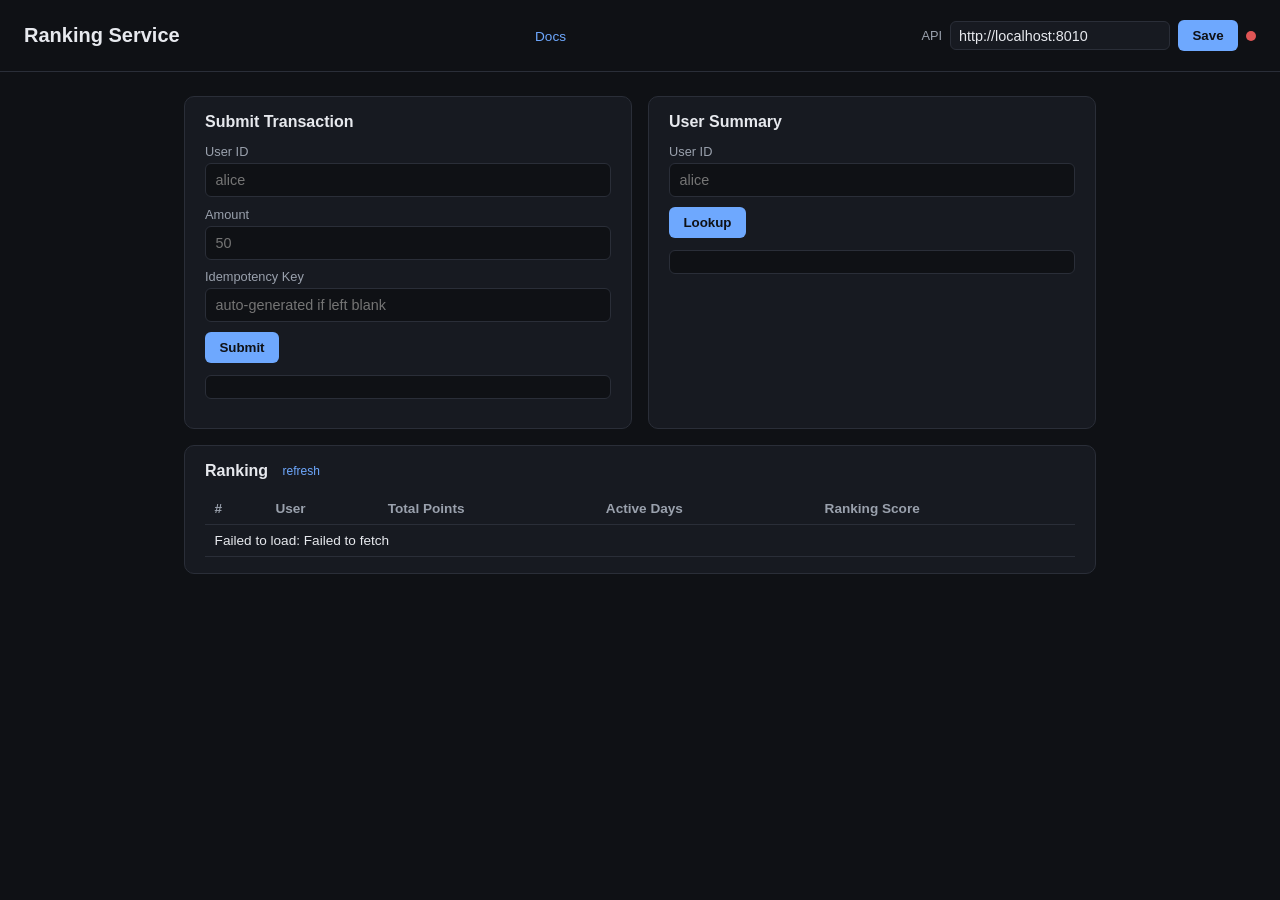
<file: frontend/index.html>
<!DOCTYPE html>
<html lang="en">
<head>
<meta charset="UTF-8" />
<meta name="viewport" content="width=device-width, initial-scale=1.0" />
<title>Ranking Service</title>
<link rel="stylesheet" href="style.css" />
</head>
<body>
  <header>
    <h1>Ranking Service</h1>
    <nav>
      <a href="docs.html">Docs</a>
    </nav>
    <div class="api-base-row">
      <label for="apiBase">API</label>
      <input id="apiBase" type="text" value="http://localhost:8010" />
      <button id="saveApiBase">Save</button>
      <span id="healthDot" class="dot" title="API health"></span>
    </div>
  </header>

  <main>
    <section class="card">
      <h2>Submit Transaction</h2>
      <form id="txForm">
        <label>User ID
          <input id="txUserId" type="text" placeholder="alice" required />
        </label>
        <label>Amount
          <input id="txAmount" type="number" step="0.01" min="0.01" placeholder="50" required />
        </label>
        <label>Idempotency Key
          <input id="txKey" type="text" placeholder="auto-generated if left blank" />
        </label>
        <button type="submit">Submit</button>
      </form>
      <pre id="txResult" class="result"></pre>
    </section>

    <section class="card">
      <h2>User Summary</h2>
      <form id="summaryForm">
        <label>User ID
          <input id="summaryUserId" type="text" placeholder="alice" required />
        </label>
        <button type="submit">Lookup</button>
      </form>
      <pre id="summaryResult" class="result"></pre>
    </section>

    <section class="card wide">
      <h2>Ranking <button id="refreshRanking" class="link-btn">refresh</button></h2>
      <table id="rankingTable">
        <thead>
          <tr>
            <th>#</th>
            <th>User</th>
            <th>Total Points</th>
            <th>Active Days</th>
            <th>Ranking Score</th>
          </tr>
        </thead>
        <tbody></tbody>
      </table>
    </section>
  </main>

  <script src="app.js"></script>
</body>
</html>
</file>
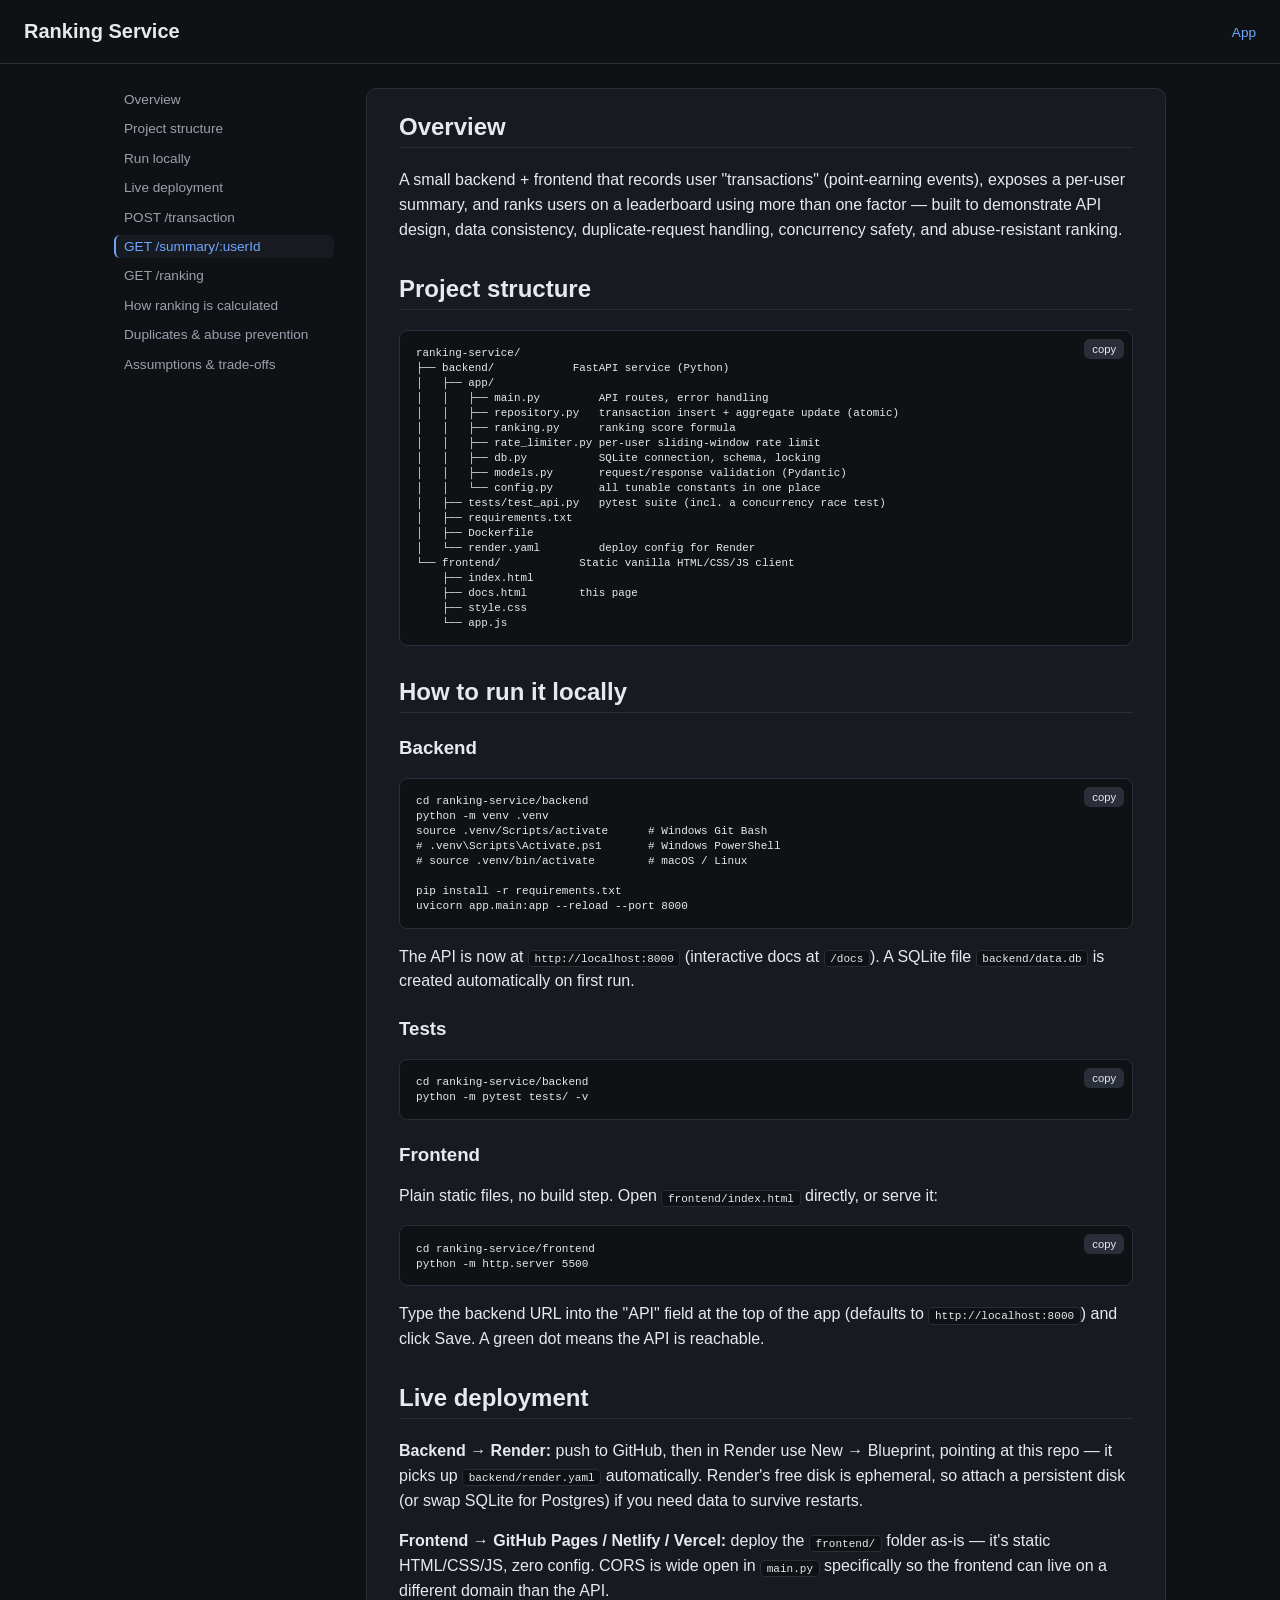
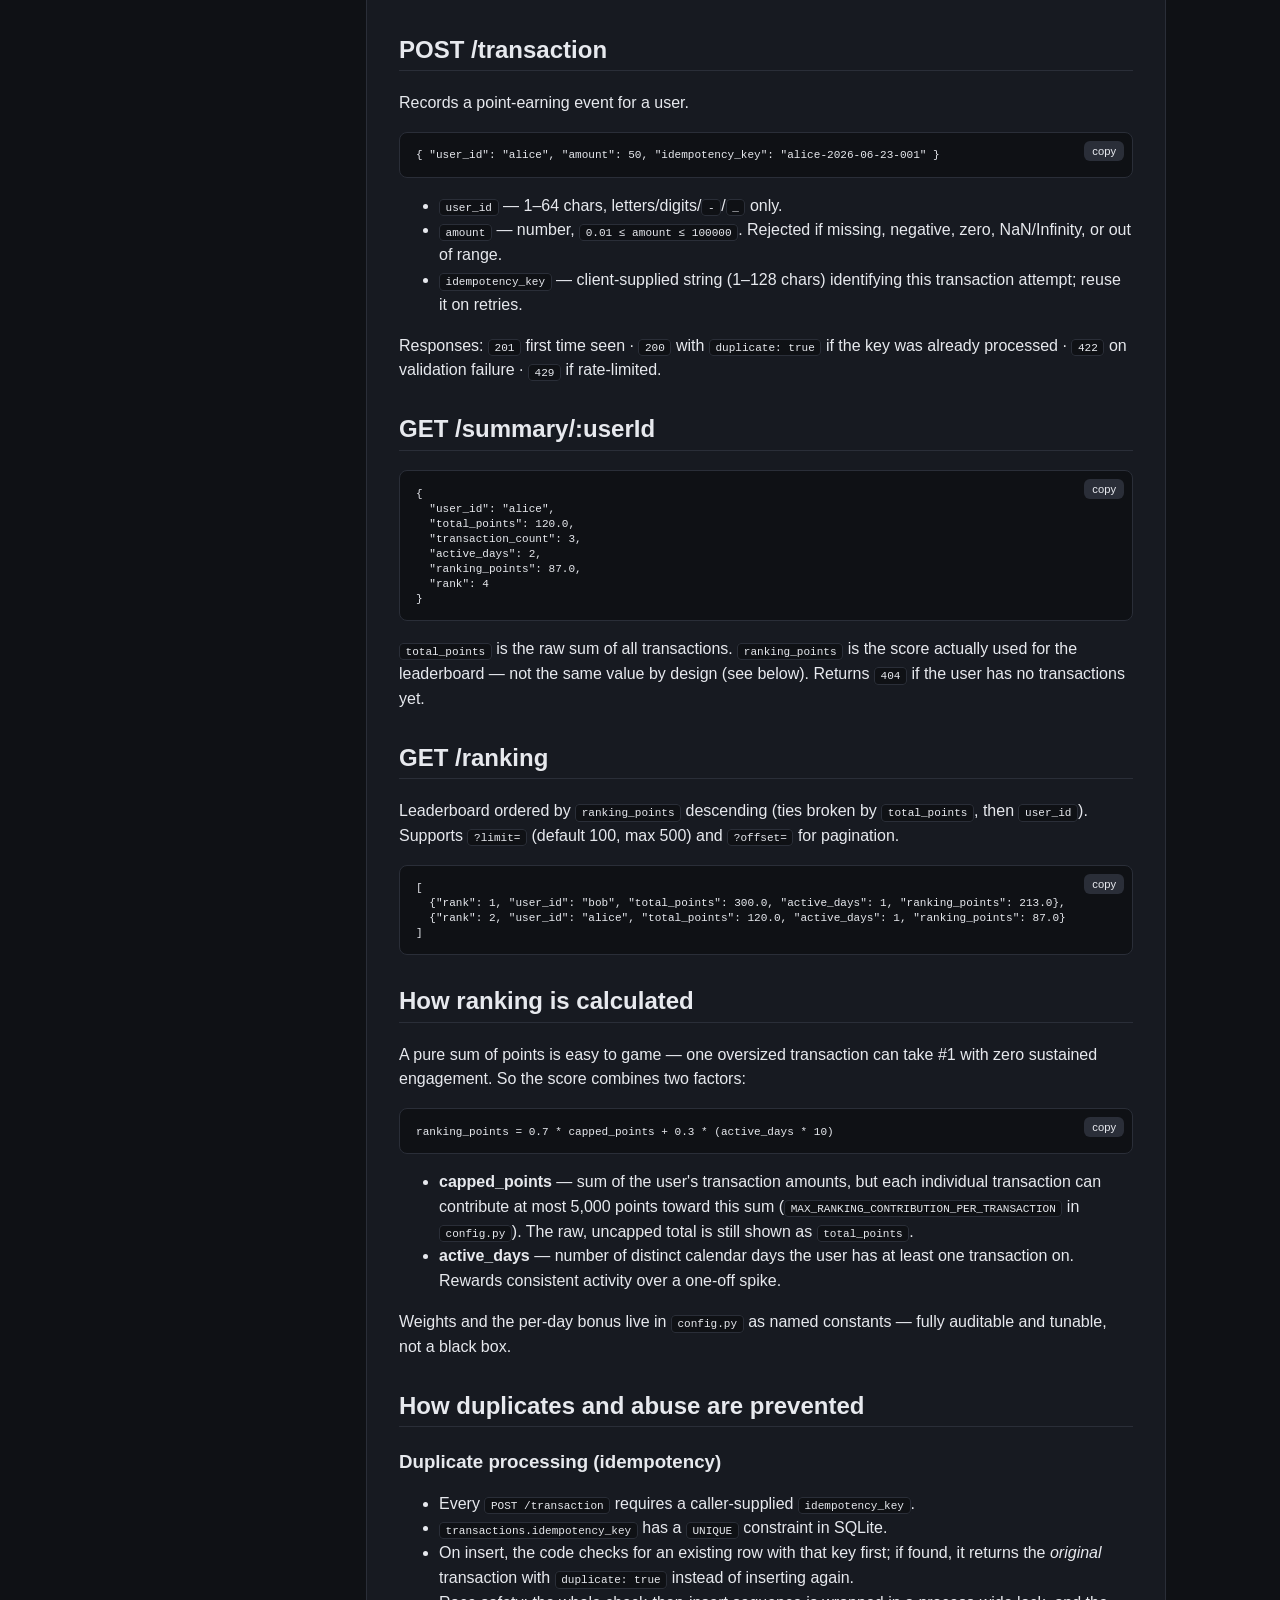
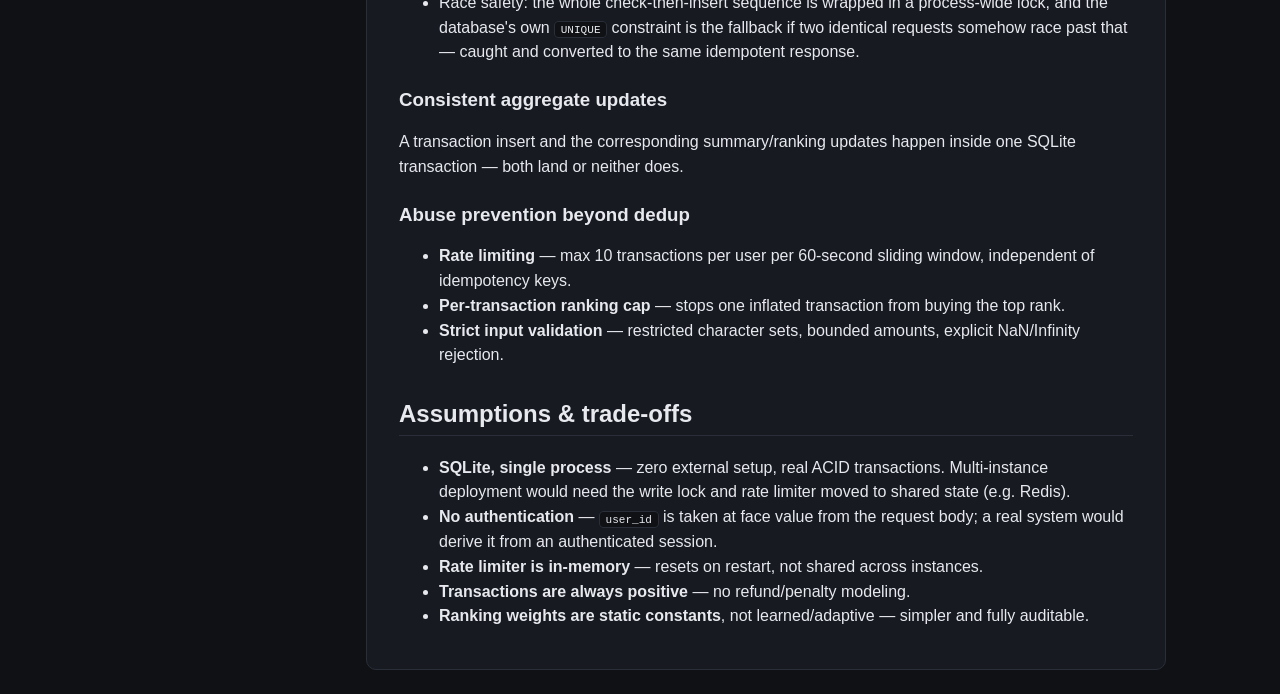
<file: frontend/docs.html>
<!DOCTYPE html>
<html lang="en">
<head>
<meta charset="UTF-8" />
<meta name="viewport" content="width=device-width, initial-scale=1.0" />
<title>Ranking Service — Docs</title>
<link rel="stylesheet" href="style.css" />
<link rel="stylesheet" href="docs.css" />
</head>
<body>
  <header>
    <h1>Ranking Service</h1>
    <nav>
      <a href="index.html">App</a>
    </nav>
  </header>

  <div class="docs-body">
    <nav class="toc">
      <a href="#overview">Overview</a>
      <a href="#structure">Project structure</a>
      <a href="#run">Run locally</a>
      <a href="#deploy">Live deployment</a>
      <a href="#api-transaction">POST /transaction</a>
      <a href="#api-summary">GET /summary/:userId</a>
      <a href="#api-ranking">GET /ranking</a>
      <a href="#ranking-calc">How ranking is calculated</a>
      <a href="#abuse">Duplicates & abuse prevention</a>
      <a href="#assumptions">Assumptions & trade-offs</a>
    </nav>

    <article class="doc">
      <h2 id="overview">Overview</h2>
      <p>
        A small backend + frontend that records user "transactions" (point-earning
        events), exposes a per-user summary, and ranks users on a leaderboard using
        more than one factor — built to demonstrate API design, data consistency,
        duplicate-request handling, concurrency safety, and abuse-resistant ranking.
      </p>

      <h2 id="structure">Project structure</h2>
      <pre class="tree"><code>ranking-service/
├── backend/            FastAPI service (Python)
│   ├── app/
│   │   ├── main.py         API routes, error handling
│   │   ├── repository.py   transaction insert + aggregate update (atomic)
│   │   ├── ranking.py      ranking score formula
│   │   ├── rate_limiter.py per-user sliding-window rate limit
│   │   ├── db.py           SQLite connection, schema, locking
│   │   ├── models.py       request/response validation (Pydantic)
│   │   └── config.py       all tunable constants in one place
│   ├── tests/test_api.py   pytest suite (incl. a concurrency race test)
│   ├── requirements.txt
│   ├── Dockerfile
│   └── render.yaml         deploy config for Render
└── frontend/            Static vanilla HTML/CSS/JS client
    ├── index.html
    ├── docs.html        this page
    ├── style.css
    └── app.js</code></pre>

      <h2 id="run">How to run it locally</h2>
      <h3>Backend</h3>
      <pre><code>cd ranking-service/backend
python -m venv .venv
source .venv/Scripts/activate      # Windows Git Bash
# .venv\Scripts\Activate.ps1       # Windows PowerShell
# source .venv/bin/activate        # macOS / Linux

pip install -r requirements.txt
uvicorn app.main:app --reload --port 8000</code></pre>
      <p>
        The API is now at <code>http://localhost:8000</code> (interactive docs at
        <code>/docs</code>). A SQLite file <code>backend/data.db</code> is created
        automatically on first run.
      </p>

      <h3>Tests</h3>
      <pre><code>cd ranking-service/backend
python -m pytest tests/ -v</code></pre>

      <h3>Frontend</h3>
      <p>
        Plain static files, no build step. Open <code>frontend/index.html</code>
        directly, or serve it:
      </p>
      <pre><code>cd ranking-service/frontend
python -m http.server 5500</code></pre>
      <p>
        Type the backend URL into the "API" field at the top of the app
        (defaults to <code>http://localhost:8000</code>) and click Save. A green
        dot means the API is reachable.
      </p>

      <h2 id="deploy">Live deployment</h2>
      <p><strong>Backend → Render:</strong> push to GitHub, then in Render use
        New → Blueprint, pointing at this repo — it picks up
        <code>backend/render.yaml</code> automatically. Render's free disk is
        ephemeral, so attach a persistent disk (or swap SQLite for Postgres) if
        you need data to survive restarts.</p>
      <p><strong>Frontend → GitHub Pages / Netlify / Vercel:</strong> deploy the
        <code>frontend/</code> folder as-is — it's static HTML/CSS/JS, zero
        config. CORS is wide open in <code>main.py</code> specifically so the
        frontend can live on a different domain than the API.</p>

      <h2 id="api-transaction">POST /transaction</h2>
      <p>Records a point-earning event for a user.</p>
      <pre><code>{ "user_id": "alice", "amount": 50, "idempotency_key": "alice-2026-06-23-001" }</code></pre>
      <ul>
        <li><code>user_id</code> — 1–64 chars, letters/digits/<code>-</code>/<code>_</code> only.</li>
        <li><code>amount</code> — number, <code>0.01 ≤ amount ≤ 100000</code>. Rejected if
          missing, negative, zero, NaN/Infinity, or out of range.</li>
        <li><code>idempotency_key</code> — client-supplied string (1–128 chars)
          identifying this transaction attempt; reuse it on retries.</li>
      </ul>
      <p>Responses: <code>201</code> first time seen · <code>200</code> with
        <code>duplicate: true</code> if the key was already processed ·
        <code>422</code> on validation failure · <code>429</code> if rate-limited.</p>

      <h2 id="api-summary">GET /summary/:userId</h2>
      <pre><code>{
  "user_id": "alice",
  "total_points": 120.0,
  "transaction_count": 3,
  "active_days": 2,
  "ranking_points": 87.0,
  "rank": 4
}</code></pre>
      <p><code>total_points</code> is the raw sum of all transactions.
        <code>ranking_points</code> is the score actually used for the
        leaderboard — not the same value by design (see below).
        Returns <code>404</code> if the user has no transactions yet.</p>

      <h2 id="api-ranking">GET /ranking</h2>
      <p>Leaderboard ordered by <code>ranking_points</code> descending (ties
        broken by <code>total_points</code>, then <code>user_id</code>).
        Supports <code>?limit=</code> (default 100, max 500) and
        <code>?offset=</code> for pagination.</p>
      <pre><code>[
  {"rank": 1, "user_id": "bob", "total_points": 300.0, "active_days": 1, "ranking_points": 213.0},
  {"rank": 2, "user_id": "alice", "total_points": 120.0, "active_days": 1, "ranking_points": 87.0}
]</code></pre>

      <h2 id="ranking-calc">How ranking is calculated</h2>
      <p>A pure sum of points is easy to game — one oversized transaction can
        take #1 with zero sustained engagement. So the score combines two
        factors:</p>
      <pre><code>ranking_points = 0.7 * capped_points + 0.3 * (active_days * 10)</code></pre>
      <ul>
        <li><strong>capped_points</strong> — sum of the user's transaction
          amounts, but each individual transaction can contribute at most
          5,000 points toward this sum (<code>MAX_RANKING_CONTRIBUTION_PER_TRANSACTION</code>
          in <code>config.py</code>). The raw, uncapped total is still shown
          as <code>total_points</code>.</li>
        <li><strong>active_days</strong> — number of distinct calendar days the
          user has at least one transaction on. Rewards consistent activity
          over a one-off spike.</li>
      </ul>
      <p>Weights and the per-day bonus live in <code>config.py</code> as named
        constants — fully auditable and tunable, not a black box.</p>

      <h2 id="abuse">How duplicates and abuse are prevented</h2>
      <h3>Duplicate processing (idempotency)</h3>
      <ul>
        <li>Every <code>POST /transaction</code> requires a caller-supplied
          <code>idempotency_key</code>.</li>
        <li><code>transactions.idempotency_key</code> has a <code>UNIQUE</code>
          constraint in SQLite.</li>
        <li>On insert, the code checks for an existing row with that key first;
          if found, it returns the <em>original</em> transaction with
          <code>duplicate: true</code> instead of inserting again.</li>
        <li>Race safety: the whole check-then-insert sequence is wrapped in a
          process-wide lock, and the database's own <code>UNIQUE</code>
          constraint is the fallback if two identical requests somehow race
          past that — caught and converted to the same idempotent response.</li>
      </ul>
      <h3>Consistent aggregate updates</h3>
      <p>A transaction insert and the corresponding summary/ranking updates
        happen inside one SQLite transaction — both land or neither does.</p>
      <h3>Abuse prevention beyond dedup</h3>
      <ul>
        <li><strong>Rate limiting</strong> — max 10 transactions per user per
          60-second sliding window, independent of idempotency keys.</li>
        <li><strong>Per-transaction ranking cap</strong> — stops one inflated
          transaction from buying the top rank.</li>
        <li><strong>Strict input validation</strong> — restricted character
          sets, bounded amounts, explicit NaN/Infinity rejection.</li>
      </ul>

      <h2 id="assumptions">Assumptions & trade-offs</h2>
      <ul>
        <li><strong>SQLite, single process</strong> — zero external setup,
          real ACID transactions. Multi-instance deployment would need the
          write lock and rate limiter moved to shared state (e.g. Redis).</li>
        <li><strong>No authentication</strong> — <code>user_id</code> is taken
          at face value from the request body; a real system would derive it
          from an authenticated session.</li>
        <li><strong>Rate limiter is in-memory</strong> — resets on restart,
          not shared across instances.</li>
        <li><strong>Transactions are always positive</strong> — no
          refund/penalty modeling.</li>
        <li><strong>Ranking weights are static constants</strong>, not
          learned/adaptive — simpler and fully auditable.</li>
      </ul>
    </article>
  </div>

  <script src="docs.js"></script>
</body>
</html>
</file>
<file: frontend/style.css>
:root {
  --bg: #0f1115;
  --card: #171a21;
  --border: #2a2e38;
  --text: #e7e9ee;
  --muted: #9aa1ad;
  --accent: #6ea8fe;
  --good: #4caf50;
  --bad: #e05555;
}

* { box-sizing: border-box; }

body {
  margin: 0;
  font-family: -apple-system, BlinkMacSystemFont, "Segoe UI", Roboto, sans-serif;
  background: var(--bg);
  color: var(--text);
}

header {
  padding: 1.25rem 1.5rem;
  border-bottom: 1px solid var(--border);
  display: flex;
  align-items: center;
  justify-content: space-between;
  flex-wrap: wrap;
  gap: 0.75rem;
}

header h1 { margin: 0; font-size: 1.25rem; }

nav a {
  color: var(--accent);
  text-decoration: none;
  font-size: 0.85rem;
}
nav a:hover { text-decoration: underline; }

.api-base-row {
  display: flex;
  align-items: center;
  gap: 0.5rem;
  font-size: 0.85rem;
  color: var(--muted);
}

.api-base-row input {
  width: 220px;
  padding: 0.35rem 0.5rem;
  background: var(--card);
  border: 1px solid var(--border);
  border-radius: 6px;
  color: var(--text);
}

.dot {
  width: 10px;
  height: 10px;
  border-radius: 50%;
  background: var(--muted);
  display: inline-block;
}
.dot.ok { background: var(--good); }
.dot.bad { background: var(--bad); }

main {
  padding: 1.5rem;
  max-width: 960px;
  margin: 0 auto;
  display: grid;
  grid-template-columns: 1fr 1fr;
  gap: 1rem;
}

.card {
  background: var(--card);
  border: 1px solid var(--border);
  border-radius: 10px;
  padding: 1rem 1.25rem;
}

.card.wide { grid-column: 1 / -1; }

.card h2 {
  margin-top: 0;
  font-size: 1rem;
  display: flex;
  align-items: center;
  gap: 0.5rem;
}

form { display: flex; flex-direction: column; gap: 0.6rem; }

label {
  display: flex;
  flex-direction: column;
  gap: 0.25rem;
  font-size: 0.8rem;
  color: var(--muted);
}

input {
  padding: 0.5rem 0.6rem;
  background: #0f1115;
  border: 1px solid var(--border);
  border-radius: 6px;
  color: var(--text);
  font-size: 0.9rem;
}

button {
  padding: 0.5rem 0.9rem;
  border-radius: 6px;
  border: none;
  background: var(--accent);
  color: #0f1115;
  font-weight: 600;
  cursor: pointer;
  width: fit-content;
}

button:hover { opacity: 0.9; }

.link-btn {
  background: none;
  color: var(--accent);
  font-weight: 400;
  font-size: 0.75rem;
  padding: 0.1rem 0.4rem;
}

.result {
  margin-top: 0.75rem;
  background: #0f1115;
  border: 1px solid var(--border);
  border-radius: 6px;
  padding: 0.6rem;
  font-size: 0.8rem;
  white-space: pre-wrap;
  min-height: 1.5rem;
}

table {
  width: 100%;
  border-collapse: collapse;
  margin-top: 0.5rem;
  font-size: 0.85rem;
}

th, td {
  text-align: left;
  padding: 0.5rem 0.6rem;
  border-bottom: 1px solid var(--border);
}

th { color: var(--muted); font-weight: 600; }

@media (max-width: 720px) {
  main { grid-template-columns: 1fr; }
}
</file>
<file: frontend/docs.css>
.docs-body {
  display: grid;
  grid-template-columns: 220px 1fr;
  gap: 2rem;
  max-width: 1100px;
  margin: 0 auto;
  padding: 1.5rem;
  align-items: start;
}

.toc {
  position: sticky;
  top: 1.5rem;
  display: flex;
  flex-direction: column;
  gap: 0.4rem;
  font-size: 0.85rem;
}

.toc a {
  color: var(--muted);
  text-decoration: none;
  padding: 0.25rem 0.5rem;
  border-radius: 6px;
  border-left: 2px solid transparent;
}

.toc a:hover { color: var(--text); }

.toc a.active {
  color: var(--accent);
  border-left-color: var(--accent);
  background: var(--card);
}

.doc {
  background: var(--card);
  border: 1px solid var(--border);
  border-radius: 10px;
  padding: 1.5rem 2rem;
  min-width: 0;
}

.doc h2 {
  scroll-margin-top: 1rem;
  border-bottom: 1px solid var(--border);
  padding-bottom: 0.4rem;
  margin-top: 2rem;
}
.doc h2:first-child { margin-top: 0; }

.doc h3 { margin-top: 1.5rem; }

.doc p, .doc li { line-height: 1.55; color: var(--text); }

.doc code {
  background: #0f1115;
  border: 1px solid var(--border);
  border-radius: 4px;
  padding: 0.1rem 0.35rem;
  font-size: 0.85em;
}

.doc pre {
  position: relative;
  background: #0f1115;
  border: 1px solid var(--border);
  border-radius: 8px;
  padding: 0.9rem 1rem;
  overflow-x: auto;
}

.doc pre code {
  background: none;
  border: none;
  padding: 0;
}

.copy-btn {
  position: absolute;
  top: 0.5rem;
  right: 0.5rem;
  font-size: 0.7rem;
  padding: 0.25rem 0.5rem;
  background: var(--border);
  color: var(--text);
  font-weight: 400;
}

.doc table {
  width: 100%;
}

.tree {
  font-family: ui-monospace, Consolas, monospace;
  font-size: 0.8rem;
  white-space: pre;
}

@media (max-width: 800px) {
  .docs-body { grid-template-columns: 1fr; }
  .toc { position: static; flex-direction: row; flex-wrap: wrap; }
}
</file>
